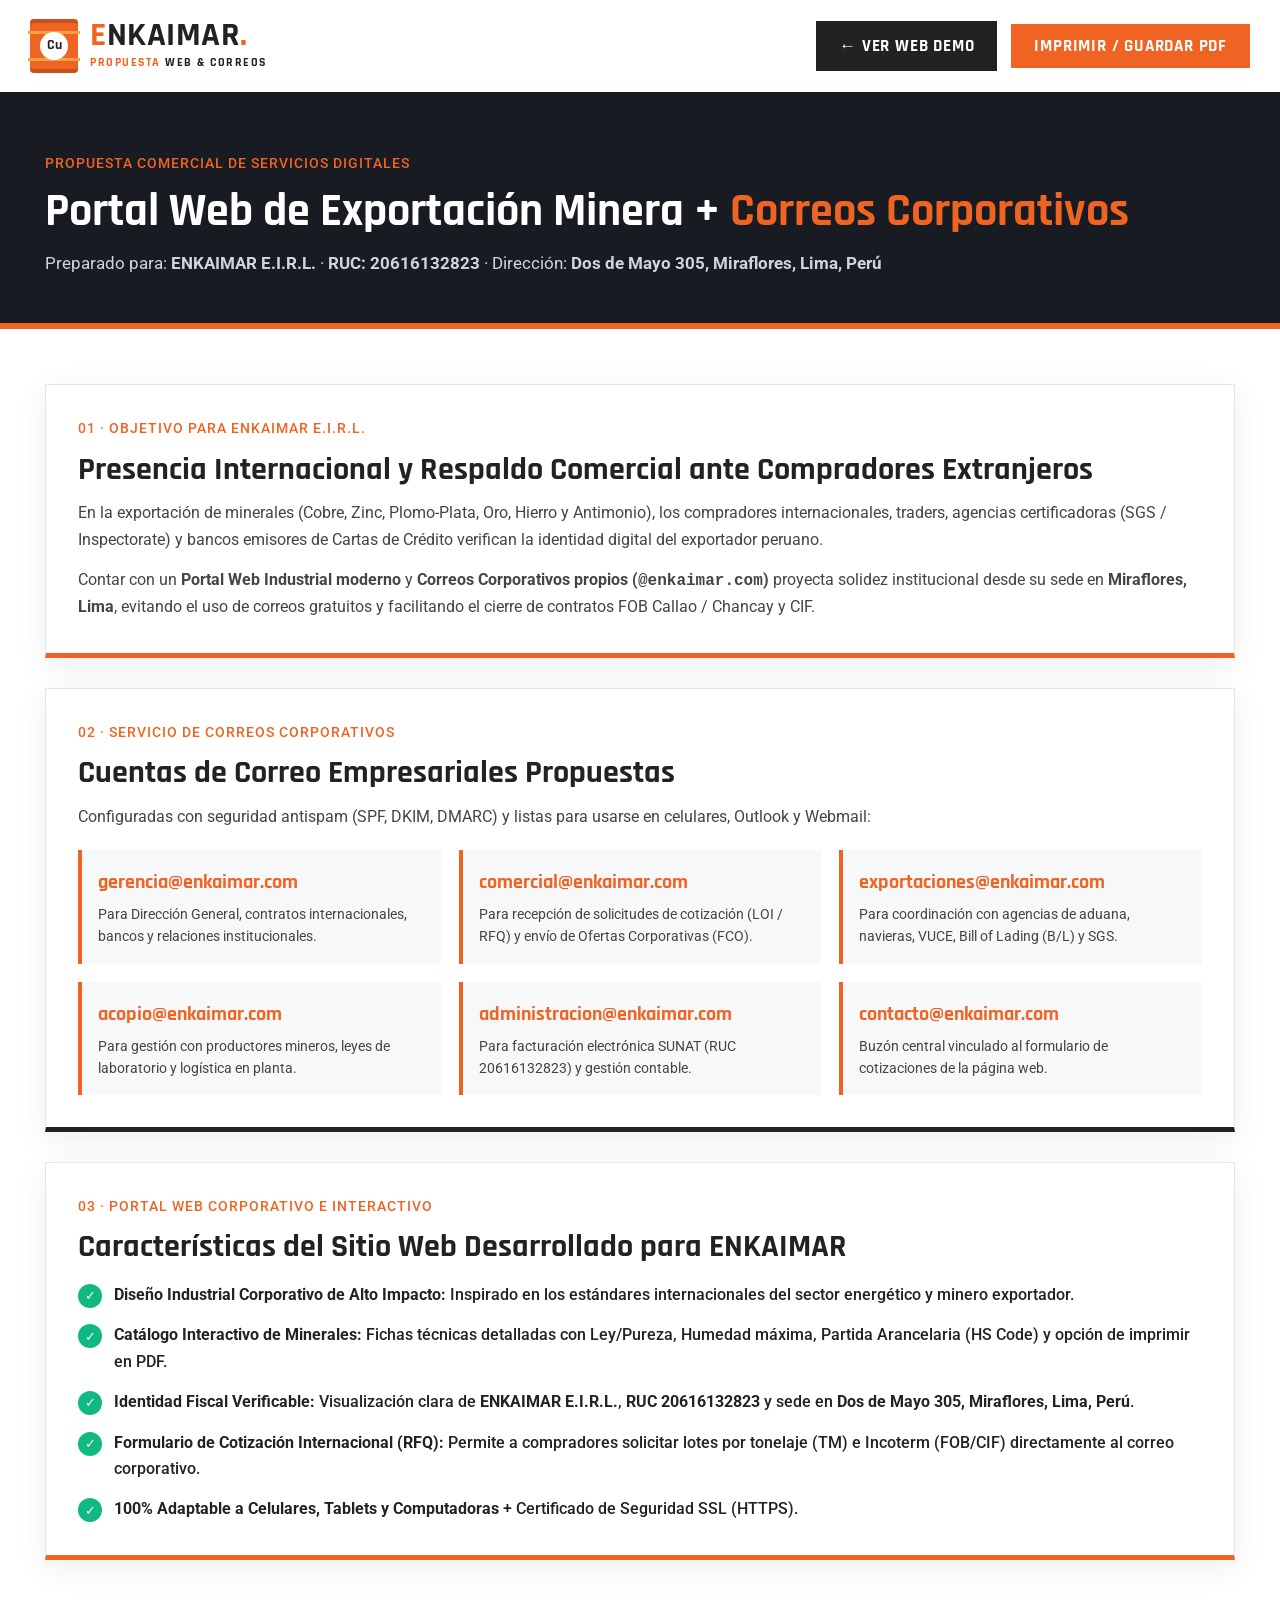
<file: propuesta-comercial.html>
<!DOCTYPE html>
<html lang="es">
<head>
  <meta charset="UTF-8" />
  <meta name="viewport" content="width=device-width, initial-scale=1.0" />
  <title>Propuesta Comercial: Portal Web + Correos Corporativos | ENKAIMAR E.I.R.L.</title>
  <link rel="preconnect" href="https://fonts.googleapis.com">
  <link rel="preconnect" href="https://fonts.gstatic.com" crossorigin>
  <link href="https://fonts.googleapis.com/css2?family=Rajdhani:wght@600;700&family=Roboto:wght@400;500;700&display=swap" rel="stylesheet">
  <link rel="stylesheet" href="styles.css" />
  <style>
    .prop-banner {
      background: #181c22;
      color: #ffffff;
      padding: 60px 0 46px;
      border-bottom: 6px solid var(--brcolor);
    }
    .prop-banner h1 {
      color: #ffffff;
      font-size: 46px;
      margin-bottom: 10px;
    }
    .prop-section {
      padding: 55px 0;
    }
    .prop-card {
      background: #ffffff;
      border: 1px solid #e5e7eb;
      border-bottom: 5px solid var(--titlecolor);
      padding: 32px;
      margin-bottom: 30px;
      box-shadow: var(--bshadow);
    }
    .prop-card.highlight {
      border-bottom-color: var(--brcolor);
    }
    .email-boxes {
      display: grid;
      grid-template-columns: repeat(3, 1fr);
      gap: 18px;
      margin-top: 20px;
    }
    .email-item {
      background: var(--light-bg);
      border-left: 4px solid var(--brcolor);
      padding: 16px;
    }
    .email-item strong {
      display: block;
      font-family: var(--font-heading);
      font-size: 20px;
      color: var(--brcolor);
      margin-bottom: 4px;
    }
    .email-item p {
      font-size: 13.5px;
      color: #444;
    }
    @media print {
      .no-print { display: none !important; }
      .prop-section { padding: 20px 0; }
    }
    @media (max-width: 768px) {
      .email-boxes { grid-template-columns: 1fr; }
    }
  </style>
</head>
<body>
  <header class="oliga-header no-print">
    <div class="header-main-bar" style="padding-right:30px;">
      <a href="index.html" class="oliga-logo">
        <div class="logo-barrel">
          <div class="logo-barrel-emblem">Cu</div>
        </div>
        <div class="logo-text-wrap">
          <div class="logo-title"><span class="first-letter">E</span>NKAIMAR<span class="dot">.</span></div>
          <div class="logo-subtitle"><span>PROPUESTA</span> WEB &amp; CORREOS</div>
        </div>
      </a>
      <div style="display:flex; align-items:center; gap:14px;">
        <a href="index.html" class="btn-oliga" style="background:#222222; border-color:#222222; padding:10px 22px;">← Ver Web Demo</a>
        <button onclick="window.print()" class="btn-oliga" style="padding:10px 22px;">Imprimir / Guardar PDF</button>
      </div>
    </div>
  </header>

  <section class="prop-banner">
    <div class="container">
      <span class="oliga-sub-label">PROPUESTA COMERCIAL DE SERVICIOS DIGITALES</span>
      <h1>Portal Web de Exportación Minera + <span class="orange-text">Correos Corporativos</span></h1>
      <p style="font-size:17px; color:#d1d5db;">
        Preparado para: <strong>ENKAIMAR E.I.R.L.</strong> · <strong>RUC: 20616132823</strong> · Dirección: <strong>Dos de Mayo 305, Miraflores, Lima, Perú</strong>
      </p>
    </div>
  </section>

  <section class="prop-section">
    <div class="container">
      <div class="prop-card highlight">
        <span class="oliga-sub-label">01 · OBJETIVO PARA ENKAIMAR E.I.R.L.</span>
        <h2 style="font-size:32px;">Presencia Internacional y Respaldo Comercial ante Compradores Extranjeros</h2>
        <p style="margin-bottom:14px;">
          En la exportación de minerales (Cobre, Zinc, Plomo-Plata, Oro, Hierro y Antimonio), los compradores internacionales, traders, agencias certificadoras (SGS / Inspectorate) y bancos emisores de Cartas de Crédito verifican la identidad digital del exportador peruano.
        </p>
        <p>
          Contar con un <strong>Portal Web Industrial moderno</strong> y <strong>Correos Corporativos propios (<code>@enkaimar.com</code>)</strong> proyecta solidez institucional desde su sede en <strong>Miraflores, Lima</strong>, evitando el uso de correos gratuitos y facilitando el cierre de contratos FOB Callao / Chancay y CIF.
        </p>
      </div>

      <div class="prop-card">
        <span class="oliga-sub-label">02 · SERVICIO DE CORREOS CORPORATIVOS</span>
        <h2 style="font-size:32px;">Cuentas de Correo Empresariales Propuestas</h2>
        <p>Configuradas con seguridad antispam (SPF, DKIM, DMARC) y listas para usarse en celulares, Outlook y Webmail:</p>

        <div class="email-boxes">
          <div class="email-item">
            <strong>gerencia@enkaimar.com</strong>
            <p>Para Dirección General, contratos internacionales, bancos y relaciones institucionales.</p>
          </div>
          <div class="email-item">
            <strong>comercial@enkaimar.com</strong>
            <p>Para recepción de solicitudes de cotización (LOI / RFQ) y envío de Ofertas Corporativas (FCO).</p>
          </div>
          <div class="email-item">
            <strong>exportaciones@enkaimar.com</strong>
            <p>Para coordinación con agencias de aduana, navieras, VUCE, Bill of Lading (B/L) y SGS.</p>
          </div>
          <div class="email-item">
            <strong>acopio@enkaimar.com</strong>
            <p>Para gestión con productores mineros, leyes de laboratorio y logística en planta.</p>
          </div>
          <div class="email-item">
            <strong>administracion@enkaimar.com</strong>
            <p>Para facturación electrónica SUNAT (RUC 20616132823) y gestión contable.</p>
          </div>
          <div class="email-item">
            <strong>contacto@enkaimar.com</strong>
            <p>Buzón central vinculado al formulario de cotizaciones de la página web.</p>
          </div>
        </div>
      </div>

      <div class="prop-card highlight">
        <span class="oliga-sub-label">03 · PORTAL WEB CORPORATIVO E INTERACTIVO</span>
        <h2 style="font-size:32px;">Características del Sitio Web Desarrollado para ENKAIMAR</h2>
        <ul class="exp-check-list" style="margin-top:16px;">
          <li><span class="check-badge">✓</span><span><strong>Diseño Industrial Corporativo de Alto Impacto:</strong> Inspirado en los estándares internacionales del sector energético y minero exportador.</span></li>
          <li><span class="check-badge">✓</span><span><strong>Catálogo Interactivo de Minerales:</strong> Fichas técnicas detalladas con Ley/Pureza, Humedad máxima, Partida Arancelaria (HS Code) y opción de imprimir en PDF.</span></li>
          <li><span class="check-badge">✓</span><span><strong>Identidad Fiscal Verificable:</strong> Visualización clara de <strong>ENKAIMAR E.I.R.L.</strong>, <strong>RUC 20616132823</strong> y sede en <strong>Dos de Mayo 305, Miraflores, Lima, Perú</strong>.</span></li>
          <li><span class="check-badge">✓</span><span><strong>Formulario de Cotización Internacional (RFQ):</strong> Permite a compradores solicitar lotes por tonelaje (TM) e Incoterm (FOB/CIF) directamente al correo corporativo.</span></li>
          <li><span class="check-badge">✓</span><span><strong>100% Adaptable a Celulares, Tablets y Computadoras</strong> + Certificado de Seguridad SSL (HTTPS).</span></li>
        </ul>
      </div>
    </div>
  </section>
</body>
</html>
</file>
<file: styles.css>
/* ==========================================================================
   ENKAIMAR E.I.R.L. — Basado en el Diseño de Referencia OLIGA (TM #441351)
   Paleta Industrial: Blanco (#ffffff), Carbón (#222222), Naranja (#f06423)
   Tipografía: Rajdhani (Títulos) + Roboto (Cuerpo)
   ========================================================================== */

:root {
  --brcolor: #f06423;           /* Oliga Brand Orange */
  --brhovercolor: #222222;      /* Oliga Dark Hover */
  --brrgb: 240, 100, 35;
  --bropacity: rgba(240, 100, 35, 0.85);
  --black: #000000;
  --white: #ffffff;
  --light-bg: #f7f8fa;
  --bdcolor: #dddddd;
  --bdhcolor: #f06423;
  --titlecolor: #222222;
  --pracolor: #444444;
  --bshadow: 0px 8px 30px rgba(0, 0, 0, 0.07);
  --font-heading: 'Rajdhani', sans-serif;
  --font-body: 'Roboto', sans-serif;
}

* {
  box-sizing: border-box;
  margin: 0;
  padding: 0;
}

html {
  scroll-behavior: smooth;
  overflow-x: hidden;
}

body {
  font-family: var(--font-body);
  font-weight: 400;
  font-size: 16px;
  line-height: 1.65;
  color: var(--pracolor);
  background-color: var(--white);
  overflow-x: hidden;
}

h1, h2, h3, h4, h5, h6 {
  font-family: var(--font-heading);
  font-weight: 700;
  line-height: 1.18;
  color: var(--titlecolor);
  margin: 0 0 12px;
}

a {
  color: inherit;
  text-decoration: none;
  transition: all 0.35s ease;
}

img {
  max-width: 100%;
  height: auto;
  display: block;
}

.container {
  width: 100%;
  max-width: 1220px;
  margin: 0 auto;
  padding: 0 15px;
}

.orange-text {
  color: var(--brcolor);
}

.underline-orange {
  color: var(--brcolor);
  text-decoration: underline;
  text-underline-offset: 3px;
  font-weight: 500;
}

/* ==========================================================================
   HEADER & NAVIGATION (Exact Oliga Top Header + Right Orange Drawer Box)
   ========================================================================== */
.oliga-header {
  position: sticky;
  top: 0;
  z-index: 999;
  background: var(--white);
  box-shadow: 0 2px 20px rgba(0, 0, 0, 0.08);
}

.header-main-bar {
  display: flex;
  align-items: stretch;
  justify-content: space-between;
  min-height: 92px;
  padding-left: 30px;
}

/* Brand Logo Lockup like OLIGA. */
.oliga-logo {
  display: flex;
  align-items: center;
  gap: 12px;
  padding: 12px 0;
}

.logo-barrel {
  width: 48px;
  height: 54px;
  background: var(--brcolor);
  border-radius: 4px;
  position: relative;
  display: flex;
  align-items: center;
  justify-content: center;
  box-shadow: inset 0 4px 0 rgba(0,0,0,0.18), inset 0 -4px 0 rgba(0,0,0,0.18);
  flex-shrink: 0;
}

.logo-barrel::before,
.logo-barrel::after {
  content: "";
  position: absolute;
  left: -2px;
  right: -2px;
  height: 3px;
  background: #ff9f43;
}
.logo-barrel::before { top: 12px; }
.logo-barrel::after { bottom: 12px; }

.logo-barrel-emblem {
  width: 28px;
  height: 28px;
  background: var(--white);
  border-radius: 50%;
  display: flex;
  align-items: center;
  justify-content: center;
  color: var(--titlecolor);
  font-family: var(--font-heading);
  font-weight: 800;
  font-size: 14px;
  z-index: 1;
}

.logo-text-wrap {
  display: flex;
  flex-direction: column;
}

.logo-title {
  font-family: var(--font-heading);
  font-size: 34px;
  font-weight: 700;
  line-height: 0.95;
  letter-spacing: 0.5px;
  color: var(--titlecolor);
}

.logo-title .first-letter {
  color: var(--brcolor);
}

.logo-title .dot {
  color: var(--brcolor);
}

.logo-subtitle {
  font-family: var(--font-heading);
  font-size: 12px;
  font-weight: 700;
  letter-spacing: 1.5px;
  text-transform: uppercase;
  color: var(--titlecolor);
  margin-top: 2px;
  white-space: nowrap;
}

.logo-subtitle span {
  color: var(--brcolor);
}

/* Main Menu */
.oliga-nav {
  display: flex;
  align-items: center;
  gap: 24px;
}

.oliga-nav a {
  font-family: var(--font-heading);
  font-size: 17px;
  font-weight: 700;
  text-transform: uppercase;
  color: var(--titlecolor);
  position: relative;
  padding: 8px 0;
  white-space: nowrap;
}

.oliga-nav a:hover,
.oliga-nav a.active {
  color: var(--brcolor);
}

/* Right Header Actions (Socials + Emergency/RUC + Orange Drawer Button) */
.header-right {
  display: flex;
  align-items: center;
  gap: 22px;
}

.header-socials {
  display: flex;
  align-items: center;
  gap: 6px;
}

.social-sq {
  width: 34px;
  height: 34px;
  border: 1px solid var(--bdcolor);
  display: inline-flex;
  align-items: center;
  justify-content: center;
  color: var(--titlecolor);
  font-size: 13px;
  font-weight: 600;
}

.social-sq:hover,
.social-sq.highlight {
  background: var(--brcolor);
  border-color: var(--brcolor);
  color: var(--white);
}

.header-emergency {
  display: flex;
  align-items: center;
  gap: 10px;
  padding-right: 8px;
}

.emergency-icon {
  width: 38px;
  height: 38px;
  border-radius: 50%;
  border: 1px dashed var(--brcolor);
  color: var(--brcolor);
  display: flex;
  align-items: center;
  justify-content: center;
}

.emergency-text p {
  font-size: 12px;
  color: var(--brcolor);
  font-weight: 500;
  line-height: 1.2;
  white-space: nowrap;
}

.emergency-text strong {
  font-family: var(--font-heading);
  font-size: 17px;
  color: var(--titlecolor);
  font-weight: 700;
  white-space: nowrap;
}

.header-drawer-btn {
  width: 92px;
  height: 100%;
  min-height: 92px;
  background: var(--brcolor);
  border: none;
  color: var(--white);
  display: flex;
  flex-direction: column;
  align-items: center;
  justify-content: center;
  gap: 6px;
  cursor: pointer;
  transition: background 0.3s ease;
}

.header-drawer-btn:hover {
  background: var(--titlecolor);
}

.header-drawer-btn span {
  width: 28px;
  height: 2.5px;
  background: var(--white);
  display: block;
}

.header-drawer-btn span:nth-child(2) {
  width: 20px;
}

/* ==========================================================================
   HERO SLIDER SECTION (Exact Oliga Full-Screen Industrial Banner)
   ========================================================================== */
.oliga-hero {
  position: relative;
  min-height: 670px;
  display: flex;
  align-items: center;
  background-color: #1a2129;
  background-size: cover;
  background-position: center;
  overflow: hidden;
}

/* Diagonal split overlay matching Oliga preview */
.oliga-hero::before {
  content: "";
  position: absolute;
  inset: 0;
  background: linear-gradient(105deg, rgba(18, 25, 33, 0.82) 0%, rgba(18, 25, 33, 0.65) 48%, rgba(18, 25, 33, 0.35) 48.1%, rgba(18, 25, 33, 0.55) 100%);
  z-index: 1;
}

.hero-inner {
  position: relative;
  z-index: 2;
  width: 100%;
  max-width: 1320px;
  margin: 0 auto;
  padding: 90px 30px;
}

.hero-eyebrow {
  color: var(--white);
  font-family: var(--font-body);
  font-size: 16px;
  font-weight: 500;
  text-transform: uppercase;
  letter-spacing: 1.5px;
  margin-bottom: 10px;
  display: block;
}

.hero-main-title {
  font-family: var(--font-heading);
  font-size: clamp(46px, 7.5vw, 96px);
  font-weight: 700;
  text-transform: uppercase;
  color: var(--white);
  line-height: 0.98;
  text-shadow: 6px 0px 0px #000000;
  margin-bottom: 22px;
}

.hero-main-title .amp {
  color: var(--brcolor);
}

.hero-desc {
  color: var(--white);
  font-size: 17px;
  max-width: 660px;
  margin-bottom: 34px;
  text-shadow: 0 1px 4px rgba(0,0,0,0.6);
}

.hero-btn-group {
  display: flex;
  flex-wrap: wrap;
  gap: 16px;
}

.btn-oliga {
  display: inline-flex;
  align-items: center;
  justify-content: center;
  font-family: var(--font-heading);
  font-size: 17px;
  font-weight: 700;
  text-transform: uppercase;
  padding: 15px 36px;
  letter-spacing: 0.8px;
  cursor: pointer;
  transition: all 0.35s ease;
  border: 1px solid var(--brcolor);
  background: var(--brcolor);
  color: var(--white);
}

.btn-oliga:hover {
  background: var(--titlecolor);
  border-color: var(--titlecolor);
  color: var(--white);
}

.btn-oliga-outline {
  background: transparent;
  border: 1px solid var(--white);
  color: var(--white);
}

.btn-oliga-outline:hover {
  background: var(--brcolor);
  border-color: var(--brcolor);
  color: var(--white);
}

/* Right Slider Controls like Oliga */
.hero-slider-arrows {
  position: absolute;
  right: 30px;
  bottom: 50%;
  transform: translateY(50%);
  z-index: 3;
  display: flex;
  gap: 8px;
}

.slider-arrow {
  width: 48px;
  height: 48px;
  background: var(--brcolor);
  color: var(--white);
  border: 1px solid var(--brcolor);
  font-size: 20px;
  display: flex;
  align-items: center;
  justify-content: center;
  cursor: pointer;
  transition: all 0.3s ease;
}

.slider-arrow.outline {
  background: rgba(0, 0, 0, 0.45);
  border-color: rgba(255, 255, 255, 0.5);
}

.slider-arrow:hover {
  background: var(--titlecolor);
  border-color: var(--titlecolor);
}

/* ==========================================================================
   SECTION 2: 4 FEATURE BOXES (Exact Oliga 7px bottom border hover effect)
   ========================================================================== */
.features-strip {
  padding: 90px 0 60px;
  background: var(--white);
  position: relative;
}

.features-grid {
  display: grid;
  grid-template-columns: repeat(4, 1fr);
  gap: 28px;
}

.feature-box {
  background: var(--white);
  padding: 28px 20px 26px;
  text-align: center;
  border-bottom: 7px solid var(--titlecolor);
  transition: all 0.35s ease;
  box-shadow: 0 4px 20px rgba(0, 0, 0, 0.04);
}

.feature-box:hover,
.feature-box.active {
  border-bottom-color: var(--brcolor);
  transform: translateY(-4px);
}

.feature-icon-wrap {
  width: 72px;
  height: 72px;
  margin: 0 auto 16px;
  display: flex;
  align-items: center;
  justify-content: center;
}

.feature-icon-wrap img {
  max-height: 64px;
  width: auto;
}

.feature-box h3 {
  font-family: var(--font-heading);
  font-size: 20px;
  font-weight: 700;
  text-transform: uppercase;
  margin-bottom: 6px;
}

.feature-box:hover h3,
.feature-box.active h3 {
  color: var(--brcolor);
}

.feature-box p {
  font-size: 14px;
  color: #666666;
}

/* ==========================================================================
   SECTION 3: ABOUT / HISTORY & MISSION (2-Column Oliga Layout)
   ========================================================================== */
.about-oliga {
  padding: 50px 0 95px;
  background: var(--white);
  position: relative;
}

.about-oliga-grid {
  display: grid;
  grid-template-columns: 0.95fr 1.05fr;
  gap: 50px;
  align-items: start;
}

.oliga-sub-label {
  display: block;
  font-family: var(--font-body);
  font-size: 14px;
  font-weight: 500;
  text-transform: uppercase;
  color: var(--brcolor);
  letter-spacing: 1px;
  margin-bottom: 10px;
}

.oliga-sec-title {
  font-family: var(--font-heading);
  font-size: clamp(32px, 3.6vw, 46px);
  font-weight: 700;
  line-height: 1.12;
  color: var(--titlecolor);
  margin-bottom: 24px;
}

.ceo-profile-block {
  display: flex;
  align-items: center;
  gap: 18px;
  margin-top: 28px;
  padding-top: 24px;
  border-top: 1px solid #eeeeee;
}

.ceo-avatar {
  width: 74px;
  height: 74px;
  border-radius: 4px;
  overflow: hidden;
  border: 2px solid var(--brcolor);
  flex-shrink: 0;
}

.ceo-avatar img {
  width: 100%;
  height: 100%;
  object-fit: cover;
}

.ceo-meta h4 {
  font-size: 22px;
  margin-bottom: 2px;
}

.ceo-meta span {
  font-size: 13px;
  font-weight: 600;
  color: var(--brcolor);
  text-transform: uppercase;
  letter-spacing: 0.5px;
}

.about-right-text p {
  margin-bottom: 20px;
  font-size: 16px;
  color: #444444;
  line-height: 1.75;
}

.ruc-credentials-strip {
  display: grid;
  grid-template-columns: repeat(3, 1fr);
  gap: 14px;
  margin-top: 24px;
  background: var(--light-bg);
  padding: 18px;
  border-left: 4px solid var(--brcolor);
}

.ruc-cred-item small {
  display: block;
  font-size: 11px;
  text-transform: uppercase;
  color: #777;
  font-weight: 600;
}

.ruc-cred-item strong {
  font-family: var(--font-heading);
  font-size: 18px;
  color: var(--titlecolor);
}

/* ==========================================================================
   SECTION 4: "THE SERVICES WE LEAD" (Centered Heading + 4 Cards Grid)
   ========================================================================== */
.services-oliga {
  padding: 90px 0 95px;
  background: var(--light-bg);
}

.sec-header-center {
  text-align: center;
  max-width: 760px;
  margin: 0 auto 50px;
}

.sec-header-center .big-title {
  font-family: var(--font-heading);
  font-size: clamp(38px, 4.8vw, 62px);
  font-weight: 700;
  line-height: 1.08;
}

/* Filter Pills for Interactive Mineral Catalog */
.oliga-filter-bar {
  display: flex;
  justify-content: center;
  flex-wrap: wrap;
  gap: 10px;
  margin-bottom: 38px;
}

.oliga-filter-btn {
  font-family: var(--font-heading);
  font-size: 16px;
  font-weight: 700;
  text-transform: uppercase;
  padding: 10px 24px;
  background: var(--white);
  color: var(--titlecolor);
  border: 1px solid var(--bdcolor);
  cursor: pointer;
  transition: all 0.3s ease;
}

.oliga-filter-btn:hover,
.oliga-filter-btn.active {
  background: var(--brcolor);
  color: var(--white);
  border-color: var(--brcolor);
}

.services-cards-grid {
  display: grid;
  grid-template-columns: repeat(4, 1fr);
  gap: 26px;
}

.oliga-service-card {
  background: var(--white);
  box-shadow: var(--bshadow);
  transition: all 0.35s ease;
  display: flex;
  flex-direction: column;
  justify-content: space-between;
  border-bottom: 4px solid transparent;
}

.oliga-service-card:hover {
  transform: translateY(-6px);
  border-bottom-color: var(--brcolor);
}

.service-img-wrap {
  position: relative;
  height: 220px;
  overflow: hidden;
}

.service-img-wrap img {
  width: 100%;
  height: 100%;
  object-fit: cover;
  transition: transform 0.5s ease;
}

.oliga-service-card:hover .service-img-wrap img {
  transform: scale(1.07);
}

.mineral-grade-tag {
  position: absolute;
  top: 12px;
  right: 12px;
  background: var(--brcolor);
  color: var(--white);
  font-family: var(--font-heading);
  font-weight: 700;
  font-size: 14px;
  padding: 4px 12px;
  text-transform: uppercase;
}

.mineral-hs-tag {
  position: absolute;
  bottom: 0;
  left: 0;
  background: rgba(34, 34, 34, 0.9);
  color: var(--white);
  font-size: 12px;
  padding: 4px 12px;
  font-weight: 500;
}

.service-card-body {
  padding: 24px 20px 26px;
  text-align: center;
}

.service-card-body h3 {
  font-size: 23px;
  margin-bottom: 10px;
}

.service-card-body h3:hover {
  color: var(--brcolor);
}

.service-card-body p {
  font-size: 14.5px;
  color: #555555;
  margin-bottom: 16px;
}

.service-specs-pill {
  background: var(--light-bg);
  padding: 8px 12px;
  font-size: 13px;
  margin-bottom: 16px;
  border-left: 3px solid var(--brcolor);
  text-align: left;
}

.read-more-oliga {
  display: inline-block;
  font-family: var(--font-heading);
  font-size: 15px;
  font-weight: 700;
  color: var(--brcolor);
  text-transform: uppercase;
  letter-spacing: 0.8px;
  cursor: pointer;
  background: none;
  border: none;
}

.read-more-oliga:hover {
  color: var(--titlecolor);
}

/* ==========================================================================
   SECTION 5: EXPERIENCE + 4 LARGE ORANGE COUNTERS (23K, 150+, 27Y, 97% style)
   ========================================================================== */
.counters-oliga {
  padding: 90px 0 80px;
  background: var(--white);
  border-bottom: 1px solid #eeeeee;
}

.exp-top-grid {
  display: grid;
  grid-template-columns: 1fr 1fr;
  gap: 50px;
  align-items: center;
  margin-bottom: 60px;
}

.exp-check-list {
  list-style: none;
  display: flex;
  flex-direction: column;
  gap: 14px;
}

.exp-check-list li {
  display: flex;
  align-items: flex-start;
  gap: 12px;
  font-size: 16px;
  color: var(--titlecolor);
  font-weight: 500;
}

.check-badge {
  width: 24px;
  height: 24px;
  border-radius: 50%;
  background: #10b981;
  color: var(--white);
  display: inline-flex;
  align-items: center;
  justify-content: center;
  font-size: 13px;
  flex-shrink: 0;
  margin-top: 2px;
}

.counters-row {
  display: grid;
  grid-template-columns: repeat(4, 1fr);
  gap: 30px;
  padding-top: 40px;
  border-top: 1px solid #eaeaea;
}

.counter-item h4 {
  font-family: var(--font-body);
  font-size: 14px;
  font-weight: 600;
  color: var(--titlecolor);
  margin-bottom: 4px;
}

.counter-item h4 span {
  color: #777777;
  font-weight: 400;
  font-size: 12px;
}

.counter-number {
  font-family: var(--font-heading);
  font-size: clamp(44px, 5vw, 68px);
  font-weight: 700;
  color: var(--brcolor);
  line-height: 1;
}

/* ==========================================================================
   SECTION 6: VIDEO / CALL TO ACTION BANNER ("Why we are the best...")
   ========================================================================== */
.why-best-banner {
  position: relative;
  min-height: 460px;
  background-size: cover;
  background-position: center;
  display: flex;
  align-items: center;
}

.why-best-banner::before {
  content: "";
  position: absolute;
  inset: 0;
  background: linear-gradient(90deg, rgba(15, 20, 26, 0.88) 0%, rgba(15, 20, 26, 0.65) 55%, rgba(15, 20, 26, 0.25) 100%);
}

.why-best-inner {
  position: relative;
  z-index: 2;
  display: flex;
  align-items: center;
  justify-content: space-between;
  width: 100%;
  gap: 40px;
}

.why-best-box {
  max-width: 580px;
  color: var(--white);
}

.why-best-box span {
  display: block;
  font-size: 15px;
  text-transform: uppercase;
  color: var(--brcolor);
  font-weight: 600;
  margin-bottom: 8px;
}

.why-best-box h2 {
  color: var(--white);
  font-size: clamp(34px, 4vw, 52px);
  margin-bottom: 24px;
}

.video-play-trigger {
  width: 90px;
  height: 90px;
  border-radius: 50%;
  border: 2px solid var(--white);
  background: rgba(240, 100, 35, 0.85);
  color: var(--white);
  display: flex;
  align-items: center;
  justify-content: center;
  font-size: 28px;
  cursor: pointer;
  transition: all 0.35s ease;
  box-shadow: 0 0 0 12px rgba(255, 255, 255, 0.15);
}

.video-play-trigger:hover {
  background: var(--brcolor);
  transform: scale(1.08);
}

/* ==========================================================================
   SECTION 7: RUNNING PROJECTS / MINERAL EXPORT SPECIFICATIONS LIST
   ("Oliga running projects details is here now.")
   ========================================================================== */
.projects-oliga {
  padding: 95px 0;
  background: var(--white);
}

.projects-split {
  display: grid;
  grid-template-columns: 0.95fr 1.05fr;
  gap: 54px;
  align-items: start;
}

.project-list-items {
  margin-top: 28px;
  display: flex;
  flex-direction: column;
}

.project-list-row {
  padding: 18px 16px;
  border-bottom: 1px solid var(--bdcolor);
  display: flex;
  align-items: center;
  justify-content: space-between;
  cursor: pointer;
  transition: all 0.25s ease;
}

.project-list-row:hover,
.project-list-row.active {
  background: var(--light-bg);
  border-left: 4px solid var(--brcolor);
  padding-left: 20px;
}

.project-list-row h4 {
  font-size: 22px;
  margin-bottom: 2px;
}

.project-list-row:hover h4,
.project-list-row.active h4 {
  color: var(--brcolor);
}

.project-list-row p {
  font-size: 13.5px;
  color: #777777;
}

.project-list-arrow {
  font-family: var(--font-heading);
  font-weight: 700;
  font-size: 14px;
  text-transform: uppercase;
  color: var(--brcolor);
}

.projects-right-showcase p {
  margin-bottom: 26px;
  font-size: 16px;
  line-height: 1.75;
}

.projects-dual-images {
  display: grid;
  grid-template-columns: 1fr 1fr;
  gap: 20px;
}

.project-photo-card {
  position: relative;
  overflow: hidden;
  border-bottom: 5px solid var(--brcolor);
}

.project-photo-card img {
  width: 100%;
  height: 290px;
  object-fit: cover;
}

.project-photo-caption {
  padding: 16px;
  background: var(--light-bg);
}

.project-photo-caption h5 {
  font-size: 19px;
  margin-bottom: 4px;
}

.project-photo-caption span {
  font-size: 13px;
  color: var(--brcolor);
  font-weight: 600;
}

/* ==========================================================================
   SECTION 8: "MEET OUR TEAM MEMBERS" / CORPORATE DIVISIONS & EMAILS
   ========================================================================== */
.team-oliga {
  padding: 90px 0;
  background: var(--light-bg);
}

.team-grid {
  display: grid;
  grid-template-columns: repeat(4, 1fr);
  gap: 26px;
}

.team-card {
  background: var(--white);
  box-shadow: var(--bshadow);
  text-align: center;
  overflow: hidden;
  transition: all 0.35s ease;
  border-bottom: 4px solid var(--titlecolor);
}

.team-card:hover {
  border-bottom-color: var(--brcolor);
  transform: translateY(-5px);
}

.team-img-box {
  height: 250px;
  overflow: hidden;
  position: relative;
}

.team-img-box img {
  width: 100%;
  height: 100%;
  object-fit: cover;
}

.team-info {
  padding: 20px 16px;
}

.team-info h3 {
  font-size: 22px;
  margin-bottom: 4px;
}

.team-info span {
  display: block;
  font-size: 13px;
  color: var(--brcolor);
  font-weight: 600;
  text-transform: uppercase;
  margin-bottom: 8px;
}

.team-email-pill {
  display: inline-block;
  background: var(--light-bg);
  padding: 5px 12px;
  font-size: 13px;
  color: var(--titlecolor);
  font-weight: 500;
  border: 1px solid #e2e8f0;
}

.team-card:hover .team-email-pill {
  background: var(--brcolor);
  color: var(--white);
  border-color: var(--brcolor);
}

/* ==========================================================================
   SECTION 9: FAQ OVERLAY + B2B RFQ FORM (Exact Oliga Bottom Split)
   ========================================================================== */
.faq-contact-oliga {
  padding: 95px 0;
  background: var(--white);
}

.faq-contact-grid {
  display: grid;
  grid-template-columns: 1fr 1fr;
  gap: 48px;
  align-items: stretch;
}

.faq-visual-box {
  position: relative;
  background-size: cover;
  background-position: center;
  min-height: 520px;
  padding: 44px 36px;
  display: flex;
  flex-direction: column;
  justify-content: flex-end;
}

.faq-visual-box::before {
  content: "";
  position: absolute;
  inset: 0;
  background: linear-gradient(180deg, rgba(15, 20, 26, 0.35) 0%, rgba(15, 20, 26, 0.92) 70%);
}

.faq-accordion-wrap {
  position: relative;
  z-index: 2;
}

.faq-item {
  border-bottom: 1px solid rgba(255, 255, 255, 0.22);
  padding: 14px 0;
}

.faq-question {
  width: 100%;
  background: none;
  border: none;
  color: var(--white);
  font-family: var(--font-heading);
  font-size: 20px;
  font-weight: 700;
  text-align: left;
  display: flex;
  justify-content: space-between;
  align-items: center;
  cursor: pointer;
}

.faq-question:hover,
.faq-item.open .faq-question {
  color: var(--brcolor);
}

.faq-answer {
  display: none;
  padding-top: 8px;
  color: #e2e8f0;
  font-size: 14.5px;
}

.faq-item.open .faq-answer {
  display: block;
}

/* Contact / RFQ Form Box */
.oliga-form-box {
  background: var(--light-bg);
  padding: 42px 38px;
  border-top: 6px solid var(--brcolor);
  box-shadow: var(--bshadow);
}

.oliga-form-grid {
  display: grid;
  grid-template-columns: 1fr 1fr;
  gap: 16px;
}

.oliga-field {
  margin-bottom: 16px;
}

.oliga-field label {
  display: block;
  font-family: var(--font-heading);
  font-size: 15px;
  font-weight: 700;
  text-transform: uppercase;
  color: var(--titlecolor);
  margin-bottom: 5px;
}

.oliga-field input,
.oliga-field select,
.oliga-field textarea {
  width: 100%;
  padding: 12px 15px;
  border: 1px solid var(--bdcolor);
  background: var(--white);
  font-family: var(--font-body);
  font-size: 15px;
  color: var(--titlecolor);
  outline: none;
  transition: border-color 0.3s ease;
}

.oliga-field input:focus,
.oliga-field select:focus,
.oliga-field textarea:focus {
  border-color: var(--brcolor);
}

.rfq-result-box {
  margin-top: 18px;
  padding: 16px;
  background: #ecfdf5;
  border-left: 4px solid #10b981;
  color: #065f46;
  font-size: 14.5px;
}

/* ==========================================================================
   FOOTER (Oliga 4-Column Dark Industrial Footer + Gallery)
   ========================================================================== */
.oliga-footer {
  background-color: #16191e;
  background-size: cover;
  background-position: center;
  color: #d1d5db;
  padding: 80px 0 0;
  position: relative;
}

.oliga-footer::before {
  content: "";
  position: absolute;
  inset: 0;
  background: rgba(17, 20, 25, 0.93);
}

.footer-inner {
  position: relative;
  z-index: 2;
}

.footer-cols {
  display: grid;
  grid-template-columns: 1.3fr 0.9fr 0.9fr 1.1fr;
  gap: 36px;
  padding-bottom: 60px;
}

.footer-widget h3 {
  color: var(--white);
  font-size: 24px;
  margin-bottom: 22px;
  position: relative;
  padding-bottom: 10px;
}

.footer-widget h3::after {
  content: "";
  position: absolute;
  left: 0;
  bottom: 0;
  width: 45px;
  height: 3px;
  background: var(--brcolor);
}

.footer-widget p {
  font-size: 14.5px;
  line-height: 1.7;
  margin-bottom: 16px;
}

.footer-links {
  list-style: none;
  display: flex;
  flex-direction: column;
  gap: 10px;
}

.footer-links a {
  color: #d1d5db;
  font-size: 15px;
}

.footer-links a:hover {
  color: var(--brcolor);
  padding-left: 5px;
}

.footer-gallery {
  display: grid;
  grid-template-columns: repeat(3, 1fr);
  gap: 8px;
}

.footer-gallery img {
  width: 100%;
  height: 70px;
  object-fit: cover;
  border: 1px solid rgba(255,255,255,0.12);
}

.footer-copyright {
  border-top: 1px solid rgba(255, 255, 255, 0.1);
  padding: 22px 0;
  display: flex;
  justify-content: space-between;
  align-items: center;
  flex-wrap: wrap;
  gap: 12px;
  font-size: 14px;
}

/* ==========================================================================
   MODAL FICHA TÉCNICA
   ========================================================================== */
.oliga-modal-backdrop {
  position: fixed;
  inset: 0;
  background: rgba(0, 0, 0, 0.75);
  z-index: 2000;
  display: flex;
  align-items: center;
  justify-content: center;
  padding: 20px;
}

.oliga-modal-backdrop.hidden {
  display: none !important;
}

.oliga-modal {
  background: var(--white);
  width: 100%;
  max-width: 740px;
  max-height: 90vh;
  overflow-y: auto;
  border-top: 6px solid var(--brcolor);
  box-shadow: 0 25px 60px rgba(0, 0, 0, 0.4);
}

.oliga-modal-head {
  padding: 22px 28px;
  background: var(--light-bg);
  border-bottom: 1px solid var(--bdcolor);
  display: flex;
  justify-content: space-between;
  align-items: center;
}

.oliga-modal-close {
  width: 36px;
  height: 36px;
  background: var(--titlecolor);
  color: var(--white);
  border: none;
  font-size: 18px;
  cursor: pointer;
}

.oliga-modal-close:hover {
  background: var(--brcolor);
}

.oliga-modal-body {
  padding: 26px 28px;
}

.oliga-spec-table {
  width: 100%;
  border-collapse: collapse;
  margin: 16px 0;
}

.oliga-spec-table th,
.oliga-spec-table td {
  padding: 10px 14px;
  border: 1px solid #e5e7eb;
  text-align: left;
  font-size: 14.5px;
}

.oliga-spec-table th {
  background: var(--light-bg);
  color: var(--titlecolor);
  font-weight: 600;
  width: 42%;
}

.oliga-modal-foot {
  padding: 16px 28px;
  background: var(--light-bg);
  border-top: 1px solid var(--bdcolor);
  display: flex;
  justify-content: flex-end;
  gap: 12px;
}

/* ==========================================================================
   RESPONSIVE DESIGN
   ========================================================================== */
@media (max-width: 1100px) {
  .features-grid,
  .services-cards-grid,
  .team-grid,
  .counters-row {
    grid-template-columns: repeat(2, 1fr);
  }
  .about-oliga-grid,
  .exp-top-grid,
  .projects-split,
  .faq-contact-grid,
  .footer-cols {
    grid-template-columns: 1fr;
  }
  .oliga-nav {
    display: none;
  }
}

@media (max-width: 680px) {
  .features-grid,
  .services-cards-grid,
  .team-grid,
  .counters-row,
  .projects-dual-images,
  .oliga-form-grid,
  .ruc-credentials-strip {
    grid-template-columns: 1fr;
  }
  .header-socials,
  .header-emergency {
    display: none;
  }
  .header-main-bar {
    padding-left: 15px;
  }
}
</file>
